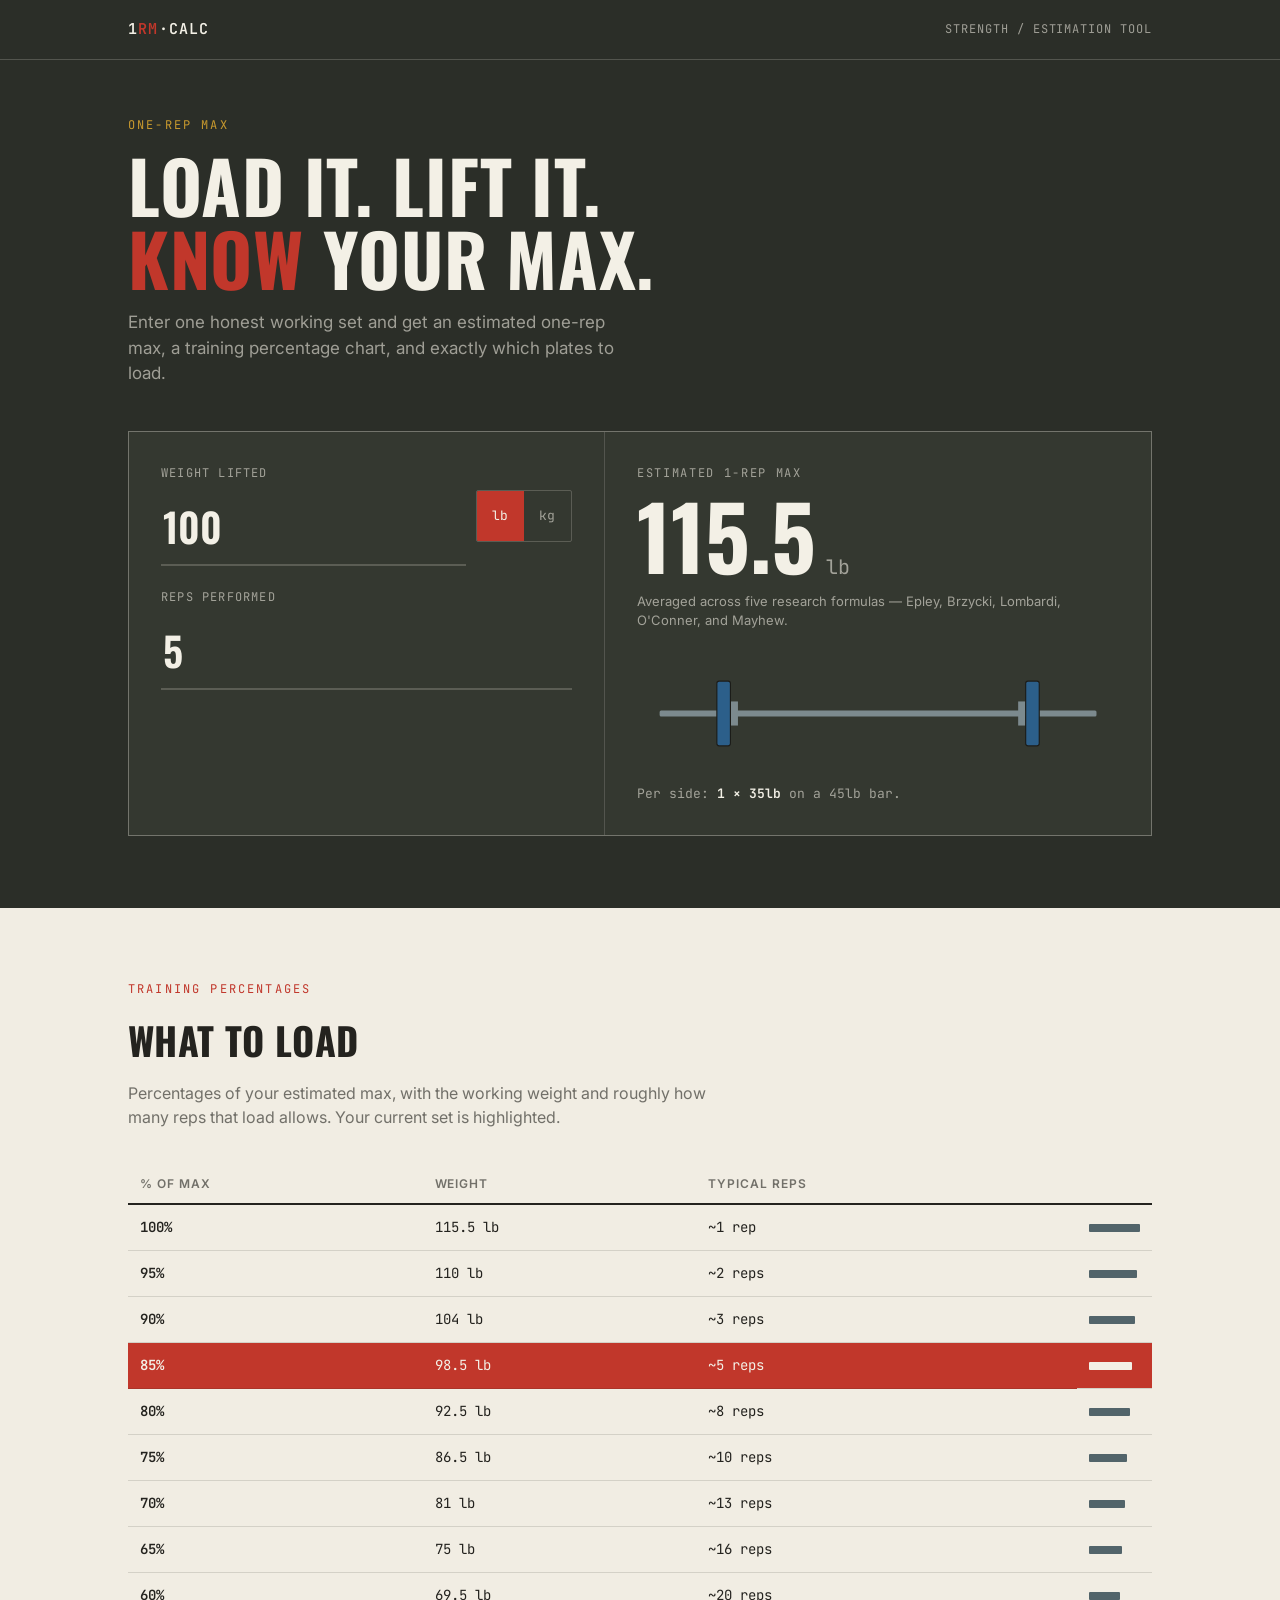
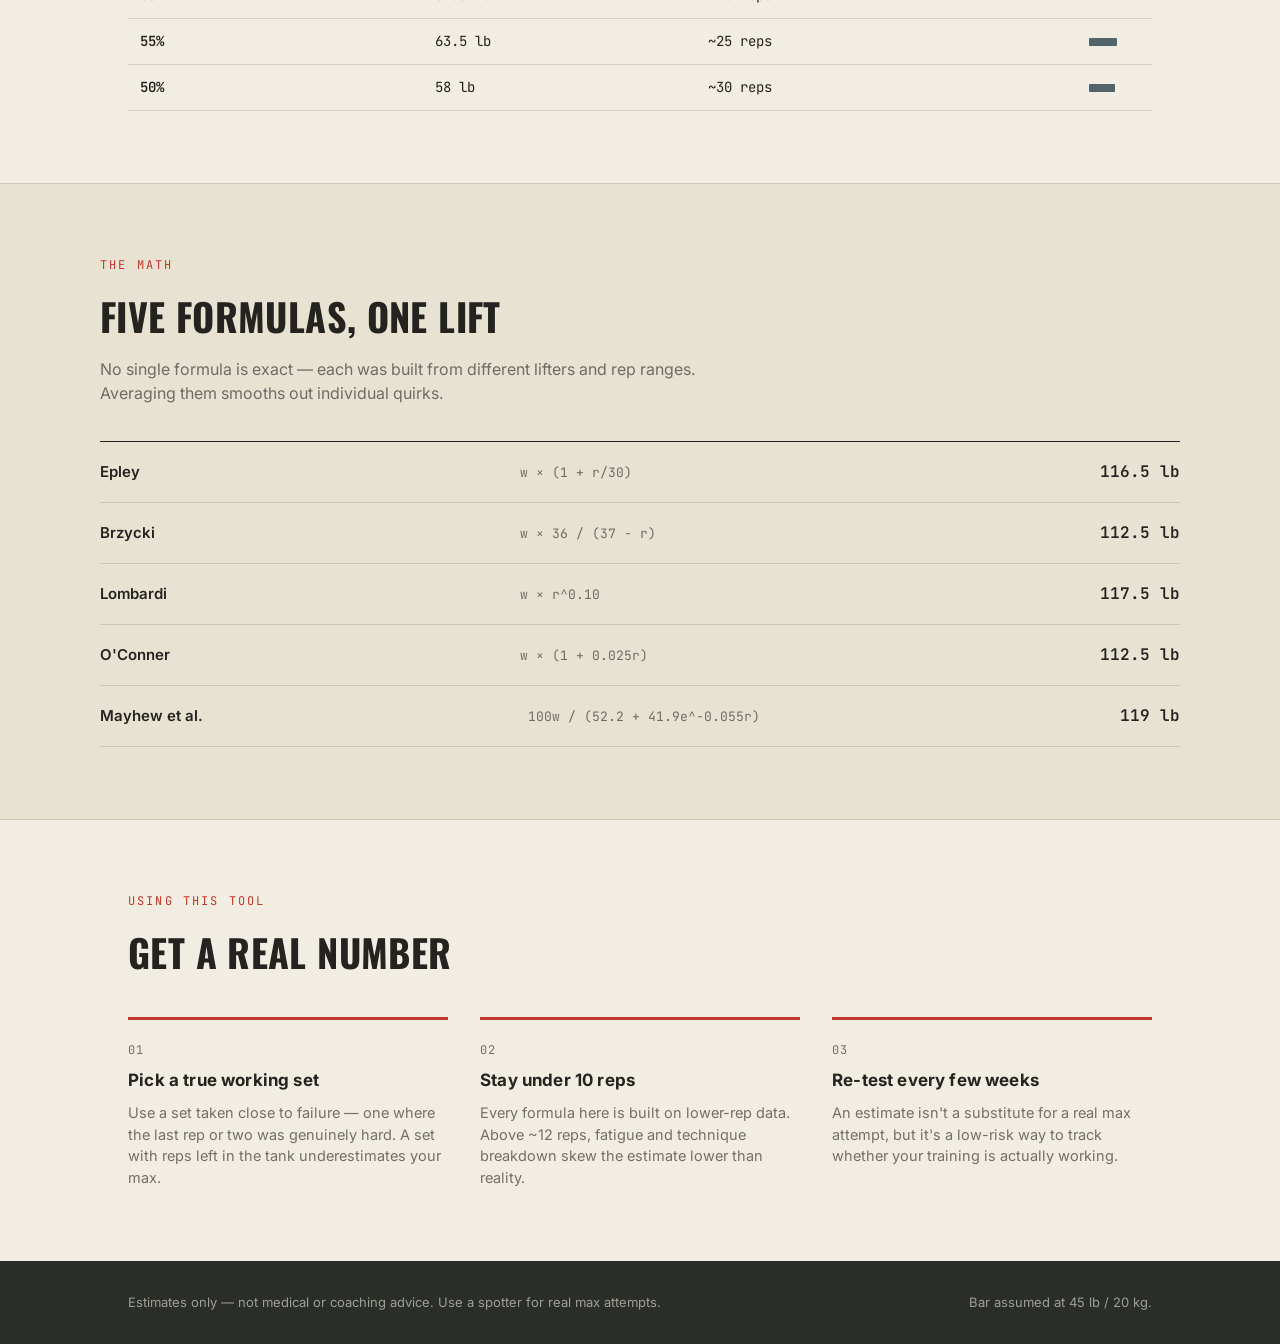
<file: index.html>
<!DOCTYPE html>
<html lang="en">
<head>
<meta charset="UTF-8">
<meta name="viewport" content="width=device-width, initial-scale=1.0">
<meta name="google-site-verification" content="WeAR4c4SPAVcSYXWOXXKKTpcC123NWuZND2gngiqcXw" />
<title>1 Rep Max Calculator — Know Your Max</title>
<meta name="description" content="Estimate your one-rep max from any working set. See training percentages and a real plate-loading breakdown for your lift.">
<meta name="keywords" content="1 rep max calculator, one rep max, 1RM calculator, strength training calculator, powerlifting calculator">
<link rel="canonical" href="https://mohsin4567.github.io/1repmaxcalculator/">
<link rel="preconnect" href="https://fonts.googleapis.com">
<link rel="preconnect" href="https://fonts.gstatic.com" crossorigin>
<link href="https://fonts.googleapis.com/css2?family=Oswald:wght@500;600;700&family=Inter:wght@400;500;600&family=JetBrains+Mono:wght@400;500;600&display=swap" rel="stylesheet">
<style>
  :root{
    --paper:#F1EDE3;
    --paper-deep:#E8E2D2;
    --ink:#24231F;
    --ink-soft:rgba(36,35,31,0.62);
    --board:#2B2E28;
    --board-panel:#343830;
    --chalk:#F3F0E6;
    --chalk-soft:rgba(243,240,230,0.58);
    --iron:#C1372B;
    --iron-dim:#9C2C22;
    --steel:#52646A;
    --brass:#C99A2E;
    --line:rgba(36,35,31,0.14);
    --chalkline:rgba(243,240,230,0.20);
    --radius:2px;
    --display:'Oswald',"Arial Narrow",sans-serif;
    --body:'Inter',system-ui,sans-serif;
    --mono:'JetBrains Mono',"SFMono-Regular",monospace;
  }

  *{box-sizing:border-box;}
  html{scroll-behavior:smooth;}
  body{
    margin:0;
    background:var(--paper);
    color:var(--ink);
    font-family:var(--body);
    line-height:1.5;
    -webkit-font-smoothing:antialiased;
  }
  h1,h2,h3{font-family:var(--display);margin:0;text-transform:uppercase;letter-spacing:0.01em;}
  p{margin:0;}
  .wrap{max-width:1080px;margin:0 auto;padding:0 28px;}

  a{color:inherit;}
  :focus-visible{outline:3px solid var(--brass);outline-offset:2px;}

  /* ---------- header ---------- */
  .site-header{background:var(--board);color:var(--chalk);border-bottom:1px solid var(--chalkline);}
  .site-header .wrap{display:flex;align-items:center;justify-content:space-between;padding:18px 28px;}
  .mark{font-family:var(--mono);font-weight:600;font-size:15px;letter-spacing:0.08em;}
  .mark span{color:var(--iron);}
  .tagline{font-family:var(--mono);font-size:12px;letter-spacing:0.08em;color:var(--chalk-soft);text-transform:uppercase;}

  /* ---------- hero / chalkboard ---------- */
  .hero{background:var(--board);color:var(--chalk);padding:56px 0 72px;}
  .eyebrow{font-family:var(--mono);font-size:12px;letter-spacing:0.18em;text-transform:uppercase;color:var(--brass);margin-bottom:14px;display:block;}
  .hero h1{font-size:clamp(40px,7vw,72px);line-height:1.02;font-weight:700;max-width:14ch;}
  .hero h1 em{font-style:normal;color:var(--iron);}
  .hero-sub{margin-top:16px;color:var(--chalk-soft);font-size:17px;max-width:46ch;}

  .calc{margin-top:44px;display:grid;grid-template-columns:1fr 1.15fr;gap:1px;background:var(--chalkline);border:1px solid var(--chalkline);}
  .calc > div{background:var(--board-panel);padding:32px;}

  .field-label{font-family:var(--mono);font-size:12px;letter-spacing:0.1em;text-transform:uppercase;color:var(--chalk-soft);display:block;margin-bottom:8px;}
  .field{margin-bottom:22px;}
  .weight-row{display:flex;gap:10px;}
  .num-input{
    width:100%;
    background:transparent;
    border:none;
    border-bottom:2px solid var(--chalkline);
    color:var(--chalk);
    font-family:var(--display);
    font-size:40px;
    font-weight:600;
    padding:6px 2px 8px;
    transition:border-color .15s ease;
  }
  .num-input:focus{border-bottom-color:var(--iron);outline:none;}
  .num-input::-webkit-outer-spin-button,.num-input::-webkit-inner-spin-button{-webkit-appearance:none;margin:0;}

  .unit-toggle{display:flex;border:1px solid var(--chalkline);border-radius:var(--radius);overflow:hidden;height:52px;flex:0 0 96px;}
  .unit-toggle button{
    flex:1;background:transparent;color:var(--chalk-soft);border:none;
    font-family:var(--mono);font-size:13px;letter-spacing:0.05em;cursor:pointer;
  }
  .unit-toggle button.active{background:var(--iron);color:var(--chalk);}
  .unit-toggle button:not(.active):hover{background:rgba(243,240,230,0.08);}

  .reps-note{font-size:13px;color:var(--brass);margin-top:10px;display:none;}
  .reps-note.show{display:block;}

  .result-stage{display:flex;flex-direction:column;align-items:flex-start;}
  .result-eyebrow{font-family:var(--mono);font-size:12px;letter-spacing:0.14em;text-transform:uppercase;color:var(--chalk-soft);}
  .result-figure{display:flex;align-items:baseline;gap:10px;margin-top:8px;}
  .result-number{font-family:var(--display);font-weight:700;font-size:clamp(56px,9vw,88px);color:var(--chalk);line-height:1;}
  .result-unit{font-family:var(--mono);font-size:20px;color:var(--chalk-soft);}
  .result-caption{font-size:13px;color:var(--chalk-soft);margin-top:10px;}

  .barbell{width:100%;margin-top:26px;}
  .plate-text{font-family:var(--mono);font-size:13px;color:var(--chalk-soft);margin-top:14px;}
  .plate-text strong{color:var(--chalk);font-weight:600;}

  /* ---------- percentage section ---------- */
  .section{padding:72px 0;}
  .section-head{margin-bottom:36px;max-width:60ch;}
  .section-head .eyebrow{color:var(--iron);}
  .section-head h2{font-size:clamp(28px,4vw,38px);color:var(--ink);}
  .section-head p{margin-top:12px;color:var(--ink-soft);font-size:16px;}

  .pct-table{width:100%;border-collapse:collapse;font-family:var(--mono);font-size:14px;}
  .pct-table th{
    text-align:left;font-family:var(--body);font-weight:600;font-size:12px;letter-spacing:0.08em;
    text-transform:uppercase;color:var(--ink-soft);padding:10px 12px;border-bottom:2px solid var(--ink);
  }
  .pct-table td{padding:12px 12px;border-bottom:1px solid var(--line);}
  .pct-table tr.match td{background:var(--iron);color:var(--chalk);}
  .pct-bar-cell{position:relative;}
  .pct-bar{height:8px;background:var(--steel);border-radius:1px;}
  .pct-table tr.match .pct-bar{background:var(--chalk);}
  .pct-value{font-weight:600;}

  /* ---------- formulas / spec sheet ---------- */
  .spec-section{background:var(--paper-deep);border-top:1px solid var(--line);border-bottom:1px solid var(--line);}
  .spec-list{border-top:1px solid var(--ink);}
  .spec-row{
    display:grid;grid-template-columns:1fr 1.4fr auto;gap:20px;align-items:baseline;
    padding:18px 0;border-bottom:1px solid var(--line);
  }
  .spec-name{font-family:var(--body);font-weight:600;font-size:15px;}
  .spec-formula{font-family:var(--mono);font-size:13px;color:var(--ink-soft);}
  .spec-value{font-family:var(--mono);font-size:16px;font-weight:600;text-align:right;}

  /* ---------- tips ---------- */
  .tips-grid{display:grid;grid-template-columns:repeat(3,1fr);gap:32px;}
  .tip{border-top:3px solid var(--iron);padding-top:16px;}
  .tip-num{font-family:var(--mono);font-size:12px;color:var(--ink-soft);letter-spacing:0.1em;}
  .tip h3{font-size:17px;font-family:var(--body);text-transform:none;margin-top:8px;}
  .tip p{margin-top:8px;color:var(--ink-soft);font-size:14.5px;}

  /* ---------- footer ---------- */
  .site-footer{background:var(--board);color:var(--chalk-soft);padding:32px 0;font-size:13px;}
  .site-footer .wrap{display:flex;justify-content:space-between;gap:24px;flex-wrap:wrap;}

  @media (max-width:760px){
    .calc{grid-template-columns:1fr;}
    .tips-grid{grid-template-columns:1fr;}
    .spec-row{grid-template-columns:1fr;gap:4px;}
    .spec-value{text-align:left;}
    .site-header .wrap{flex-direction:column;align-items:flex-start;gap:6px;}
  }

  @media (prefers-reduced-motion:reduce){
    html{scroll-behavior:auto;}
    *{transition:none !important;}
  }
</style>
</head>
<body>

<header class="site-header">
  <div class="wrap">
    <div class="mark">1<span>RM</span>·CALC</div>
    <div class="tagline">Strength / Estimation Tool</div>
  </div>
</header>

<section class="hero">
  <div class="wrap">
    <span class="eyebrow">One-Rep Max</span>
    <h1>Load it. Lift it.<br><em>Know</em> your max.</h1>
    <p class="hero-sub">Enter one honest working set and get an estimated one-rep max, a training percentage chart, and exactly which plates to load.</p>

    <div class="calc">
      <div>
        <div class="field">
          <label class="field-label" for="weightInput">Weight lifted</label>
          <div class="weight-row">
            <input id="weightInput" class="num-input" type="number" inputmode="decimal" min="0" step="0.5" value="100" aria-describedby="unitHelp">
            <div class="unit-toggle" role="group" aria-label="Unit">
              <button type="button" id="unitLb" class="active" aria-pressed="true">lb</button>
              <button type="button" id="unitKg" aria-pressed="false">kg</button>
            </div>
          </div>
        </div>
        <div class="field">
          <label class="field-label" for="repsInput">Reps performed</label>
          <input id="repsInput" class="num-input" type="number" inputmode="numeric" min="1" max="20" step="1" value="5">
          <p class="reps-note" id="repsNote">Estimates get less reliable past ~12 reps. For the most accurate number, test with a set of 1–10.</p>
        </div>
      </div>

      <div class="result-stage">
        <span class="result-eyebrow">Estimated 1-Rep Max</span>
        <div class="result-figure">
          <span class="result-number" id="resultNumber" aria-live="polite">116</span>
          <span class="result-unit" id="resultUnit">lb</span>
        </div>
        <p class="result-caption">Averaged across five research formulas — Epley, Brzycki, Lombardi, O'Conner, and Mayhew.</p>

        <svg class="barbell" id="barbellSvg" viewBox="0 0 640 150" aria-hidden="true"></svg>
        <p class="plate-text" id="plateText"></p>
      </div>
    </div>
  </div>
</section>

<section class="section">
  <div class="wrap">
    <div class="section-head">
      <span class="eyebrow">Training Percentages</span>
      <h2>What to load</h2>
      <p>Percentages of your estimated max, with the working weight and roughly how many reps that load allows. Your current set is highlighted.</p>
    </div>

    <table class="pct-table">
      <thead>
        <tr>
          <th>% of max</th>
          <th>Weight</th>
          <th>Typical reps</th>
          <th></th>
        </tr>
      </thead>
      <tbody id="pctBody"></tbody>
    </table>
  </div>
</section>

<section class="spec-section">
  <div class="section wrap">
    <div class="section-head">
      <span class="eyebrow">The Math</span>
      <h2>Five formulas, one lift</h2>
      <p>No single formula is exact — each was built from different lifters and rep ranges. Averaging them smooths out individual quirks.</p>
    </div>

    <div class="spec-list" id="specList"></div>
  </div>
</section>

<section class="section">
  <div class="wrap">
    <div class="section-head">
      <span class="eyebrow">Using This Tool</span>
      <h2>Get a real number</h2>
    </div>
    <div class="tips-grid">
      <div class="tip">
        <span class="tip-num">01</span>
        <h3>Pick a true working set</h3>
        <p>Use a set taken close to failure — one where the last rep or two was genuinely hard. A set with reps left in the tank underestimates your max.</p>
      </div>
      <div class="tip">
        <span class="tip-num">02</span>
        <h3>Stay under 10 reps</h3>
        <p>Every formula here is built on lower-rep data. Above ~12 reps, fatigue and technique breakdown skew the estimate lower than reality.</p>
      </div>
      <div class="tip">
        <span class="tip-num">03</span>
        <h3>Re-test every few weeks</h3>
        <p>An estimate isn't a substitute for a real max attempt, but it's a low-risk way to track whether your training is actually working.</p>
      </div>
    </div>
  </div>
</section>

<footer class="site-footer">
  <div class="wrap">
    <span>Estimates only — not medical or coaching advice. Use a spotter for real max attempts.</span>
    <span>Bar assumed at 45 lb / 20 kg.</span>
  </div>
</footer>

<script>
(function(){
  const weightInput = document.getElementById('weightInput');
  const repsInput = document.getElementById('repsInput');
  const unitLb = document.getElementById('unitLb');
  const unitKg = document.getElementById('unitKg');
  const resultNumber = document.getElementById('resultNumber');
  const resultUnit = document.getElementById('resultUnit');
  const repsNote = document.getElementById('repsNote');
  const pctBody = document.getElementById('pctBody');
  const specList = document.getElementById('specList');
  const plateText = document.getElementById('plateText');
  const barbellSvg = document.getElementById('barbellSvg');

  let unit = 'lb';

  const PLATE_DEFS = {
    lb: { bar: 45, denoms: [45, 35, 25, 10, 5, 2.5] },
    kg: { bar: 20, denoms: [25, 20, 15, 10, 5, 2.5, 1.25] }
  };

  const PLATE_STYLE = {
    45:{h:100,w:20,color:'#C1372B'}, 25:{h:100,w:20,color:'#C1372B'},
    35:{h:86,w:18,color:'#2C5F8A'}, 20:{h:86,w:18,color:'#2C5F8A'},
    15:{h:74,w:16,color:'#C99A2E'},
    10:{h:62,w:15,color:'#3C7A4A'},
    5:{h:48,w:13,color:'#EDE7D6'},
    2.5:{h:36,w:10,color:'#2B2E28'},
    1.25:{h:28,w:8,color:'#9AA5A9'}
  };

  function computeOneRM(weight, reps){
    const r = reps;
    const epley = weight * (1 + r/30);
    const brzycki = r < 37 ? weight * (36/(37-r)) : NaN;
    const lombardi = weight * Math.pow(r, 0.10);
    const oconner = weight * (1 + 0.025*r);
    const mayhew = (100*weight) / (52.2 + 41.9*Math.exp(-0.055*r));
    const list = [
      {name:'Epley', formula:'w × (1 + r/30)', value:epley},
      {name:'Brzycki', formula:'w × 36 / (37 − r)', value:brzycki},
      {name:'Lombardi', formula:'w × r^0.10', value:lombardi},
      {name:"O'Conner", formula:'w × (1 + 0.025r)', value:oconner},
      {name:'Mayhew et al.', formula:'100w / (52.2 + 41.9e^−0.055r)', value:mayhew}
    ].filter(f => !isNaN(f.value) && isFinite(f.value));
    const average = list.reduce((a,f)=>a+f.value,0) / list.length;
    return {list, average};
  }

  function repsForPct(pctFraction){
    const r = 30 * (1/pctFraction - 1);
    return Math.max(1, Math.round(r));
  }

  function platesPerSide(total, bar, denoms){
    let perSide = (total - bar) / 2;
    if (perSide <= 0) return [];
    const result = [];
    for (const d of denoms){
      while (perSide >= d - 0.05 && result.length < 8){
        result.push(d);
        perSide -= d;
      }
    }
    return result;
  }

  function fmt(n){
    return Math.round(n * 2) / 2 % 1 === 0 ? Math.round(n) : (Math.round(n*2)/2).toFixed(1);
  }

  function renderBarbell(plates){
    const w = 640, h = 150, midY = 75;
    const collarL = 130, collarR = 510;
    let svg = `<rect x="30" y="${midY-4}" width="${w-60}" height="8" rx="2" fill="#7C8A8E"/>`;
    svg += `<rect x="${collarL-6}" y="${midY-16}" width="10" height="32" fill="#7C8A8E"/>`;
    svg += `<rect x="${collarR-4}" y="${midY-16}" width="10" height="32" fill="#7C8A8E"/>`;

    let xL = collarL - 6;
    let xR = collarR + 6;
    plates.forEach(d => {
      const s = PLATE_STYLE[d] || {h:40,w:10,color:'#888'};
      xL -= s.w;
      svg += `<rect x="${xL}" y="${midY - s.h/2}" width="${s.w}" height="${s.h}" rx="3" fill="${s.color}" stroke="#1c1c18" stroke-width="1.5"/>`;
      xR += 0;
      svg += `<rect x="${xR}" y="${midY - s.h/2}" width="${s.w}" height="${s.h}" rx="3" fill="${s.color}" stroke="#1c1c18" stroke-width="1.5"/>`;
      xR += s.w;
    });

    barbellSvg.innerHTML = svg;
  }

  function plateSummary(plates, unitLabel){
    if (plates.length === 0) return `Bar only (${PLATE_DEFS[unit].bar} ${unitLabel}) — no plates needed.`;
    const counts = {};
    plates.forEach(d => counts[d] = (counts[d]||0) + 1);
    const parts = Object.keys(counts).sort((a,b)=>b-a).map(d => `${counts[d]} × ${d}${unitLabel}`);
    return `Per side: <strong>${parts.join(' + ')}</strong> on a ${PLATE_DEFS[unit].bar}${unitLabel} bar.`;
  }

  function render(){
    const weight = parseFloat(weightInput.value) || 0;
    const reps = Math.min(20, Math.max(1, parseInt(repsInput.value) || 1));
    repsInput.value = reps;
    repsNote.classList.toggle('show', reps > 12);

    const {list, average} = computeOneRM(weight, reps);

    resultNumber.textContent = weight > 0 ? fmt(average) : '—';
    resultUnit.textContent = unit;

    const def = PLATE_DEFS[unit];
    const rounded = Math.round(average / (unit === 'lb' ? 2.5 : 1.25)) * (unit === 'lb' ? 2.5 : 1.25);
    const plates = weight > 0 ? platesPerSide(rounded, def.bar, def.denoms) : [];
    renderBarbell(plates);
    plateText.innerHTML = weight > 0 ? plateSummary(plates, unit) : 'Enter a weight to see the load.';

    specList.innerHTML = list.map(f => `
      <div class="spec-row">
        <div class="spec-name">${f.name}</div>
        <div class="spec-formula">${f.formula}</div>
        <div class="spec-value">${weight > 0 ? fmt(f.value) + ' ' + unit : '—'}</div>
      </div>
    `).join('');

    const pcts = [100,95,90,85,80,75,70,65,60,55,50];
    pctBody.innerHTML = pcts.map(p => {
      const w = weight > 0 ? fmt(average * p/100) : null;
      const r = repsForPct(p/100);
      const isMatch = weight > 0 && r === reps;
      return `
        <tr class="${isMatch ? 'match' : ''}">
          <td class="pct-value">${p}%</td>
          <td>${w !== null ? w + ' ' + unit : '—'}</td>
          <td>~${r} rep${r === 1 ? '' : 's'}</td>
          <td class="pct-bar-cell"><div class="pct-bar" style="width:${p}%"></div></td>
        </tr>
      `;
    }).join('');
  }

  unitLb.addEventListener('click', () => {
    if (unit === 'lb') return;
    weightInput.value = Math.round(parseFloat(weightInput.value || 0) * 2.20462);
    unit = 'lb';
    unitLb.classList.add('active'); unitLb.setAttribute('aria-pressed','true');
    unitKg.classList.remove('active'); unitKg.setAttribute('aria-pressed','false');
    render();
  });
  unitKg.addEventListener('click', () => {
    if (unit === 'kg') return;
    weightInput.value = Math.round(parseFloat(weightInput.value || 0) / 2.20462);
    unit = 'kg';
    unitKg.classList.add('active'); unitKg.setAttribute('aria-pressed','true');
    unitLb.classList.remove('active'); unitLb.setAttribute('aria-pressed','false');
    render();
  });

  weightInput.addEventListener('input', render);
  repsInput.addEventListener('input', render);

  render();
})();
</script>

</body>
</html>
</file>
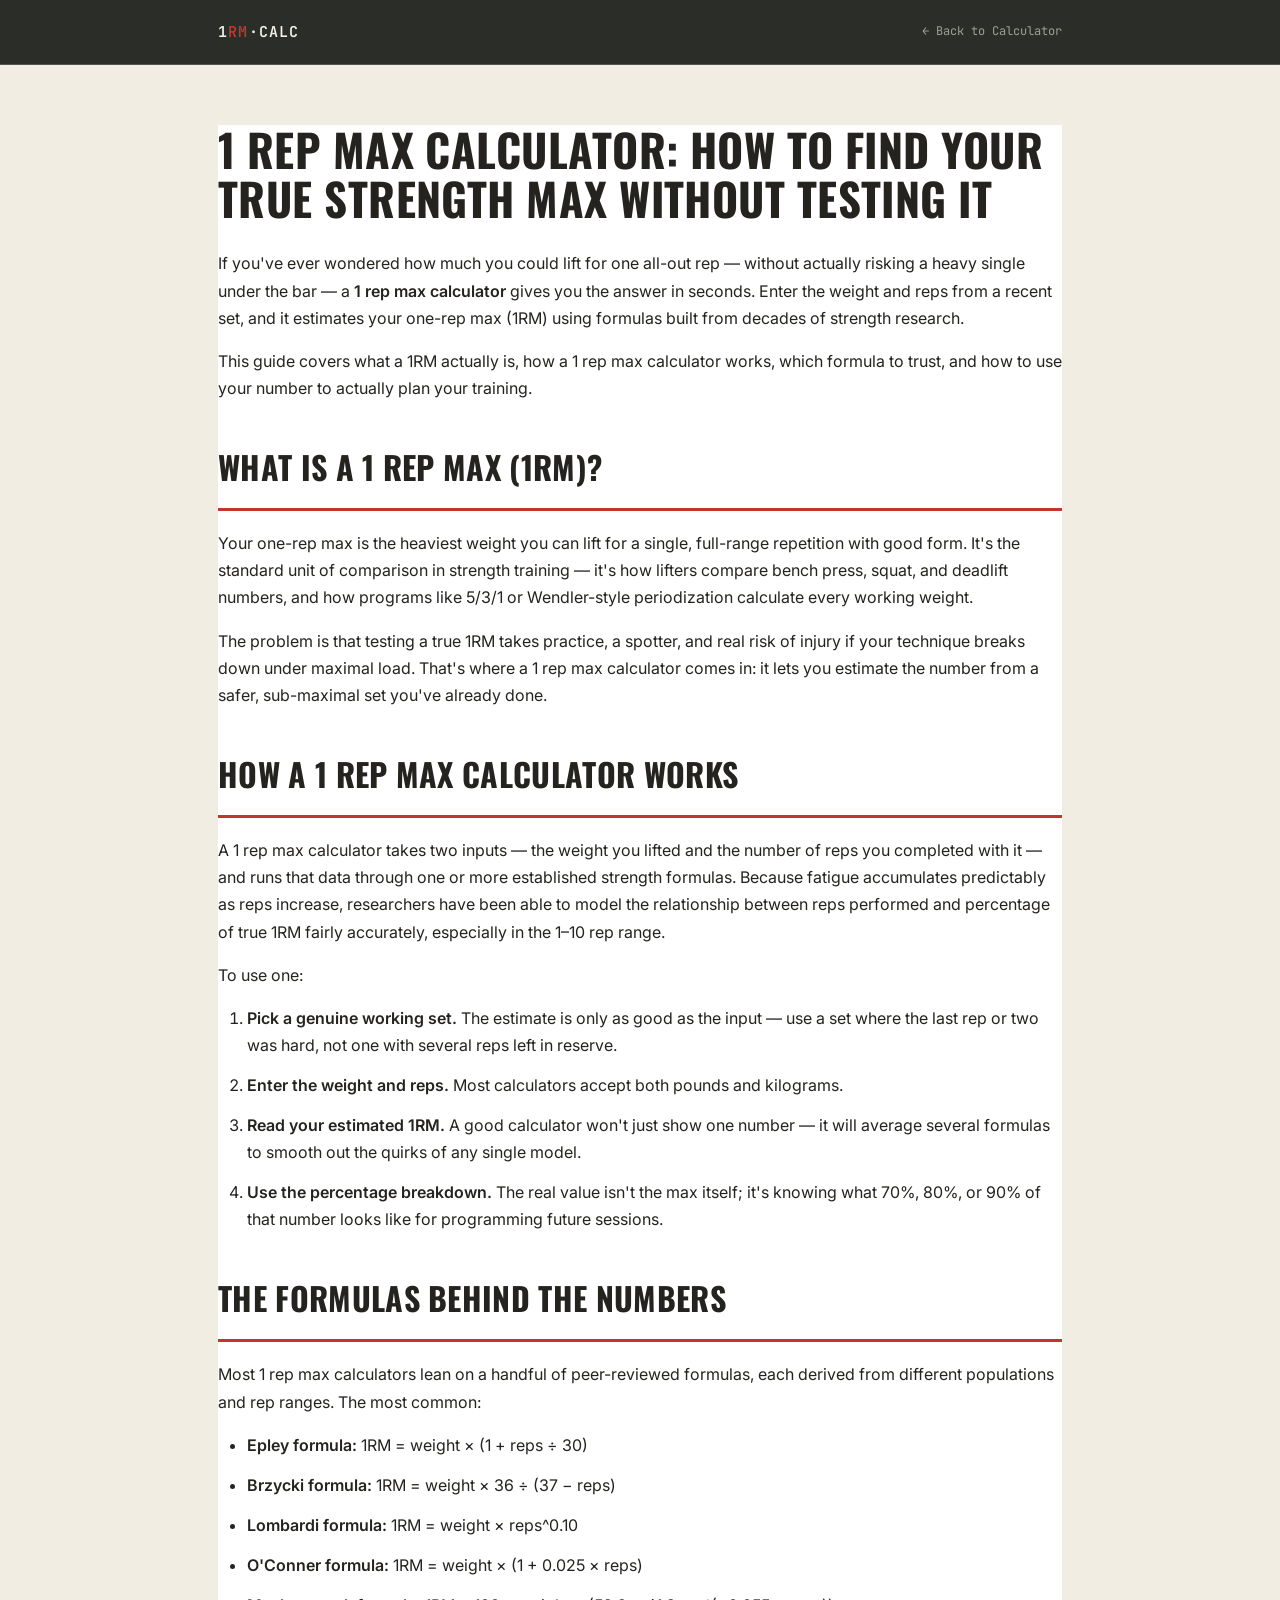
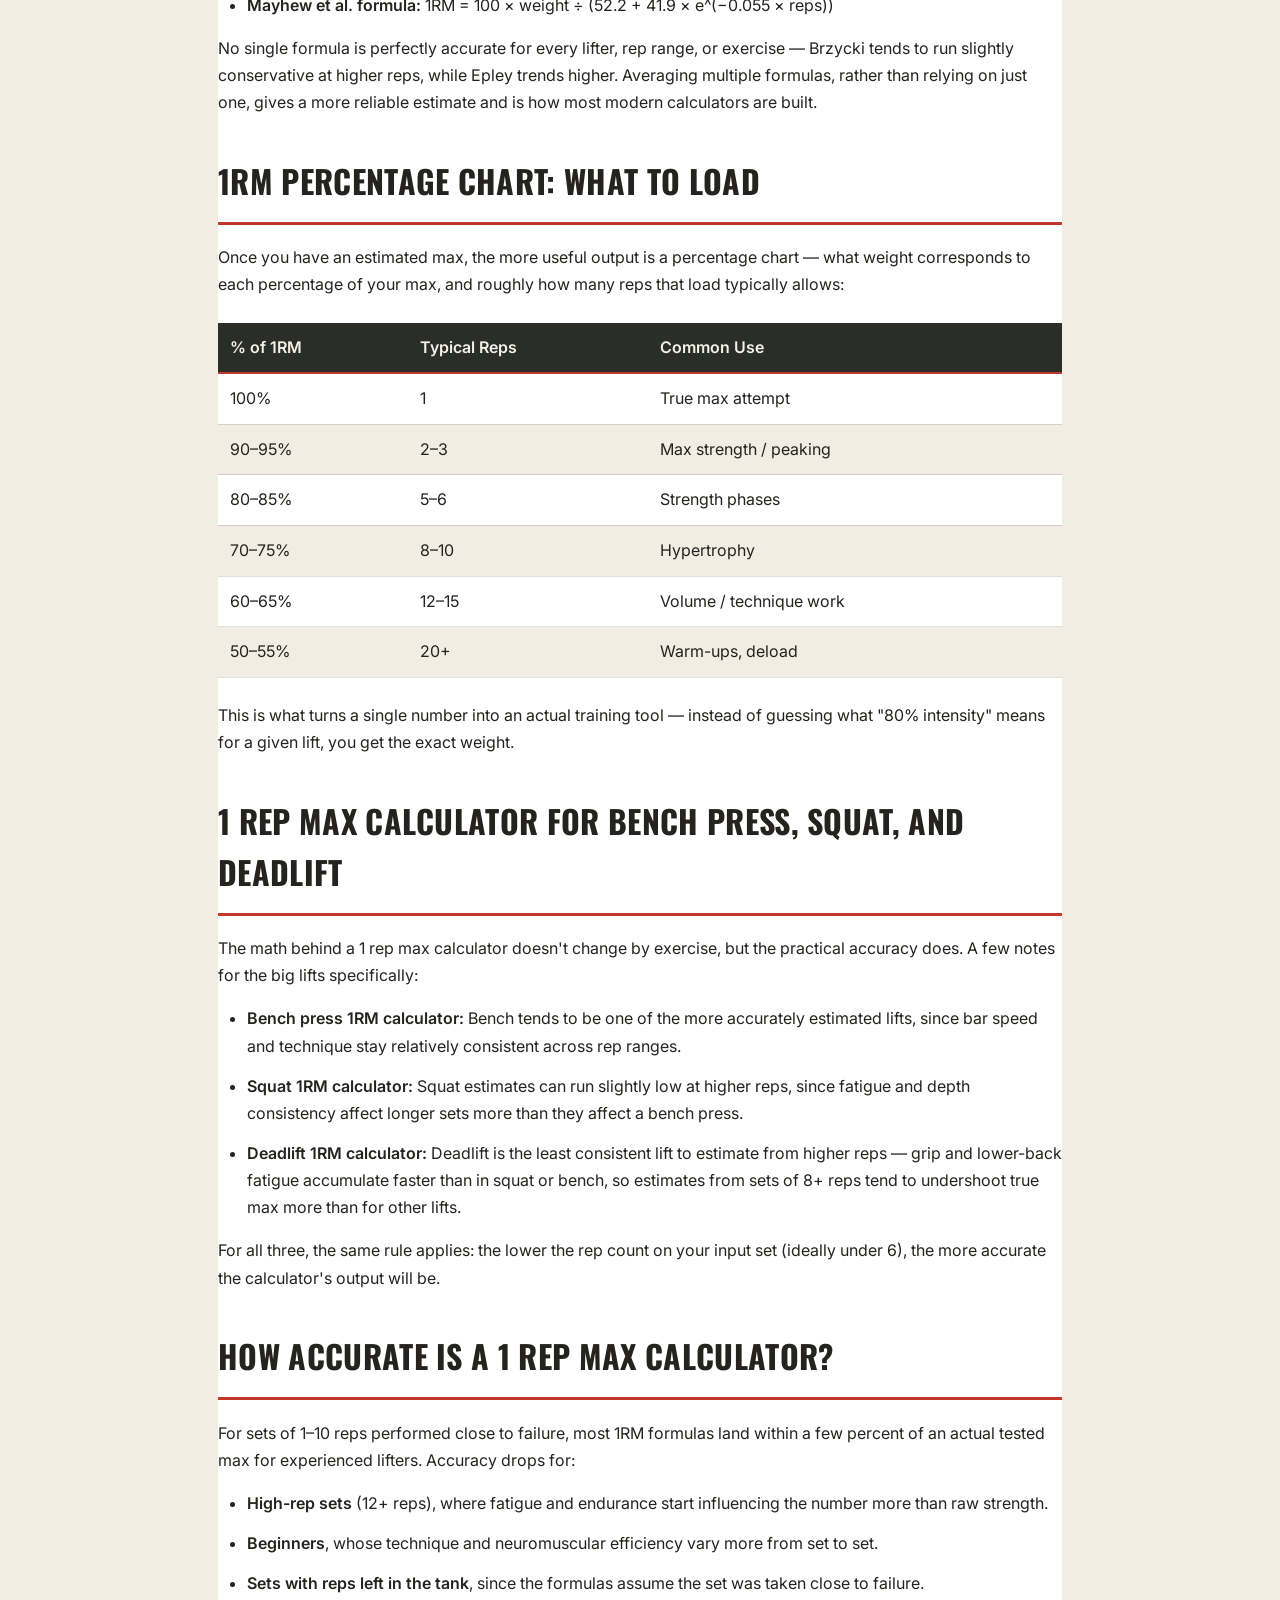
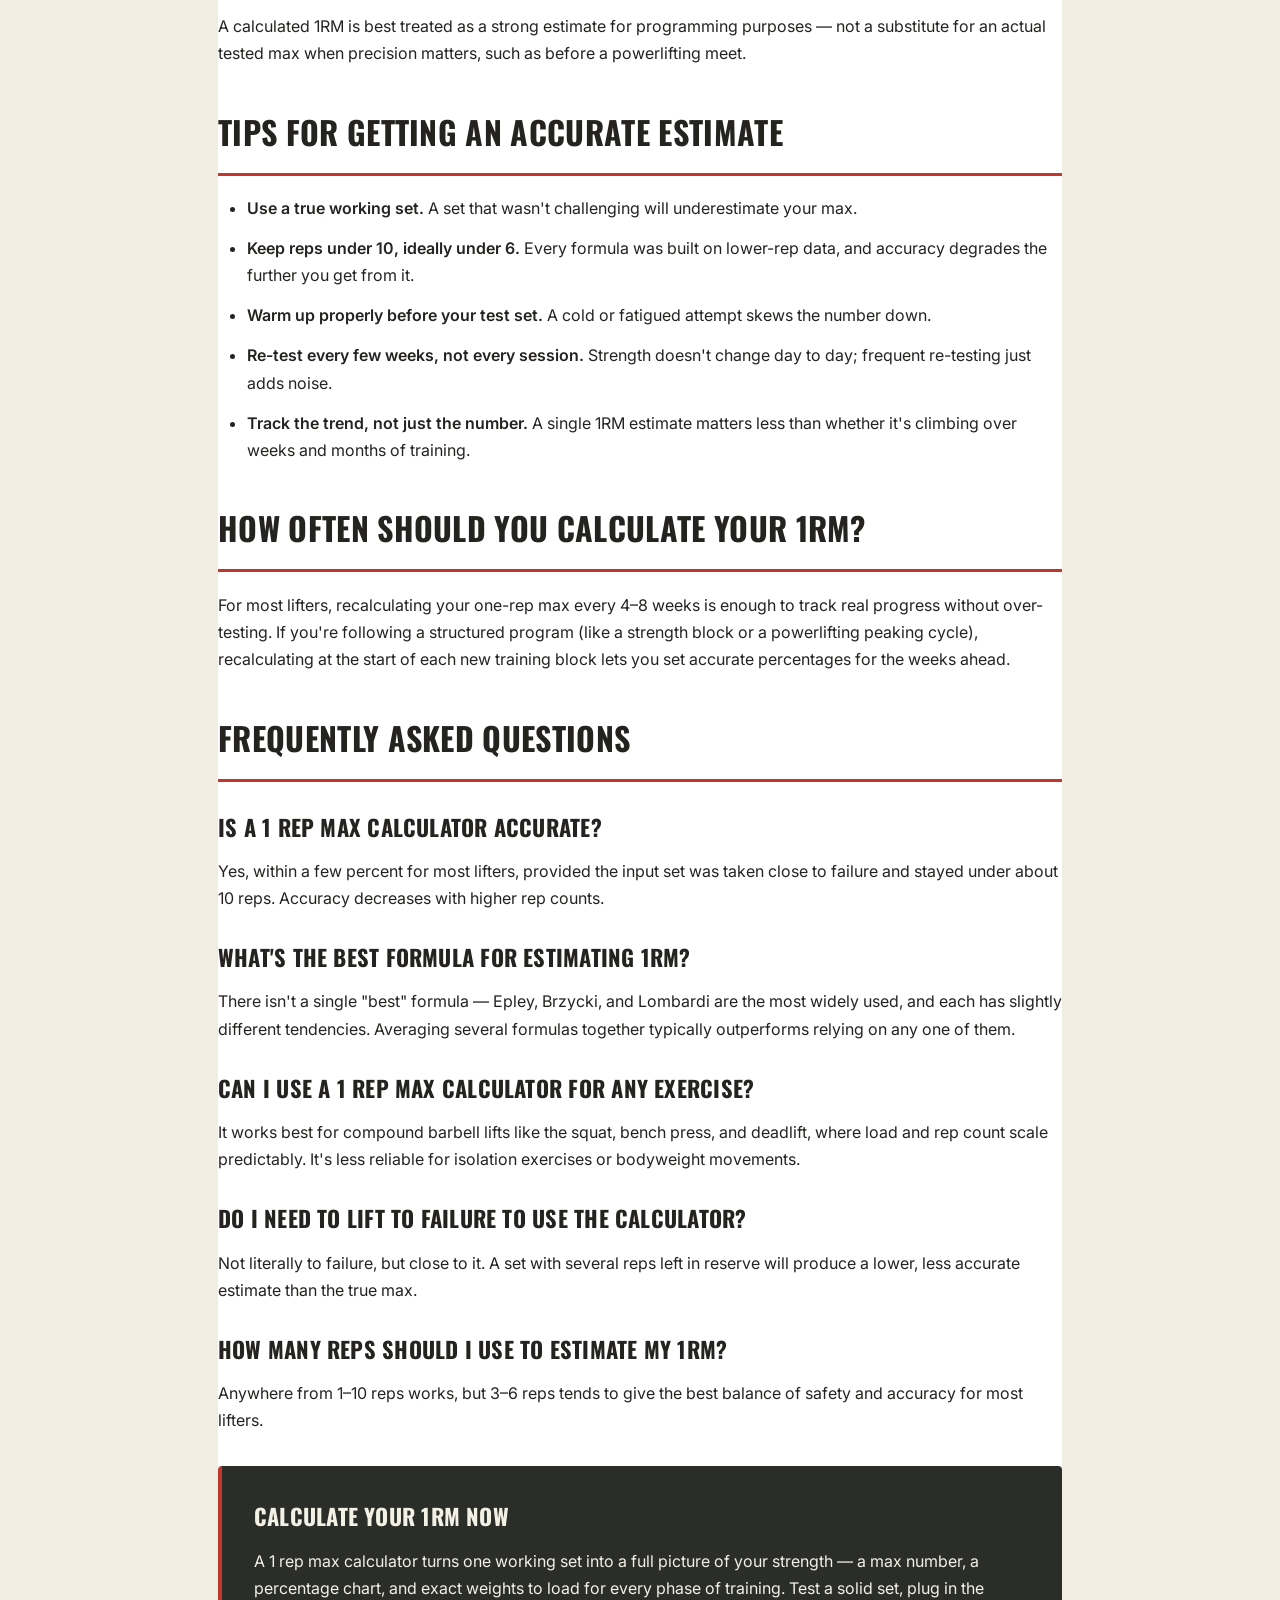
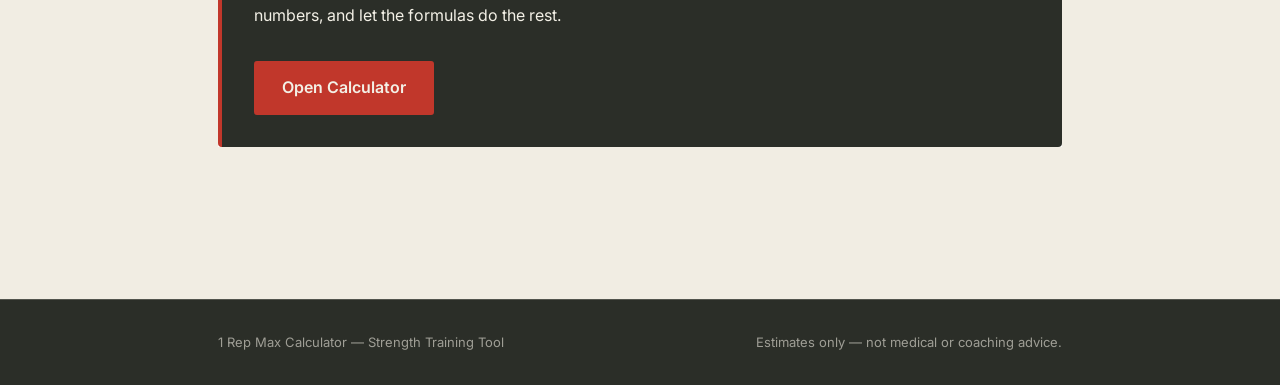
<file: guide.html>
<!DOCTYPE html>
<html lang="en">
<head>
<meta charset="UTF-8">
<meta name="viewport" content="width=device-width, initial-scale=1.0">
<meta name="google-site-verification" content="WeAR4c4SPAVcSYXWOXXKKTpcC123NWuZND2gngiqcXw" />
<title>1 Rep Max Calculator Guide - How to Find Your True Strength Max</title>
<meta name="description" content="Complete guide to 1 rep max calculators. Learn how they work, which formulas are accurate, and how to use your 1RM for training programming.">
<meta name="keywords" content="1 rep max calculator, 1RM guide, strength training, bench press 1RM, squat 1RM, deadlift 1RM">
<link rel="canonical" href="https://mohsin4567.github.io/1repmaxcalculator/guide.html">
<link rel="preconnect" href="https://fonts.googleapis.com">
<link rel="preconnect" href="https://fonts.gstatic.com" crossorigin>
<link href="https://fonts.googleapis.com/css2?family=Oswald:wght@500;600;700&family=Inter:wght@400;500;600&family=JetBrains+Mono:wght@400;500;600&display=swap" rel="stylesheet">
<style>
  :root{
    --paper:#F1EDE3;
    --paper-deep:#E8E2D2;
    --ink:#24231F;
    --ink-soft:rgba(36,35,31,0.62);
    --board:#2B2E28;
    --board-panel:#343830;
    --chalk:#F3F0E6;
    --chalk-soft:rgba(243,240,230,0.58);
    --iron:#C1372B;
    --iron-dim:#9C2C22;
    --steel:#52646A;
    --brass:#C99A2E;
    --line:rgba(36,35,31,0.14);
    --chalkline:rgba(243,240,230,0.20);
    --radius:2px;
    --display:'Oswald',"Arial Narrow",sans-serif;
    --body:'Inter',system-ui,sans-serif;
    --mono:'JetBrains Mono',"SFMono-Regular",monospace;
  }

  *{box-sizing:border-box;}
  html{scroll-behavior:smooth;}
  body{
    margin:0;
    background:var(--paper);
    color:var(--ink);
    font-family:var(--body);
    line-height:1.6;
    -webkit-font-smoothing:antialiased;
  }
  h1,h2,h3,h4{font-family:var(--display);margin:1.2em 0 0.6em;text-transform:uppercase;letter-spacing:0.01em;}
  h1{font-size:2.8rem;line-height:1.1;}
  h2{font-size:2rem;border-bottom:3px solid var(--iron);padding-bottom:0.5em;}
  h3{font-size:1.4rem;}
  h4{font-size:1.1rem;}
  p{margin:0 0 1em 0;line-height:1.7;}
  li{margin-bottom:0.8em;line-height:1.7;}
  
  .wrap{max-width:900px;margin:0 auto;padding:0 28px;}

  a{color:var(--iron);text-decoration:none;}
  a:hover{text-decoration:underline;}
  :focus-visible{outline:3px solid var(--brass);outline-offset:2px;}

  /* ---------- header ---------- */
  .site-header{background:var(--board);color:var(--chalk);border-bottom:1px solid var(--chalkline);padding:20px 0;}
  .site-header .wrap{display:flex;align-items:center;justify-content:space-between;}
  .mark{font-family:var(--mono);font-weight:600;font-size:15px;letter-spacing:0.08em;}
  .mark span{color:var(--iron);}
  .nav-back{font-family:var(--mono);font-size:12px;color:var(--chalk-soft);text-decoration:none;}
  .nav-back:hover{color:var(--chalk);}

  /* ---------- main content ---------- */
  main{padding:60px 0;}
  article{background:white;padding:0;}
  
  article > h1{margin-top:0;}
  
  table{width:100%;border-collapse:collapse;margin:1.5em 0;background:white;}
  table th{
    background:var(--board);
    color:var(--chalk);
    padding:12px;
    text-align:left;
    font-weight:600;
    border-bottom:2px solid var(--iron);
  }
  table td{
    padding:12px;
    border-bottom:1px solid var(--line);
  }
  table tr:nth-child(even){background:var(--paper);}
  table tr:hover{background:var(--paper-deep);}

  /* ---------- code / formulas ---------- */
  code{
    background:var(--paper-deep);
    padding:2px 6px;
    border-radius:3px;
    font-family:var(--mono);
    color:var(--iron);
  }

  /* ---------- lists ---------- */
  ol, ul{
    margin:1em 0;
    padding-left:1.8em;
  }
  
  strong{color:var(--ink);font-weight:600;}

  /* ---------- call to action ---------- */
  .cta-box{
    background:var(--board);
    color:var(--chalk);
    padding:2em;
    border-radius:4px;
    margin:2em 0;
    border-left:4px solid var(--iron);
  }
  .cta-box h3{color:var(--chalk);margin-top:0;}
  .cta-button{
    display:inline-block;
    background:var(--iron);
    color:var(--chalk);
    padding:14px 28px;
    border-radius:3px;
    text-decoration:none;
    font-weight:600;
    margin-top:1em;
  }
  .cta-button:hover{background:var(--iron-dim);}

  /* ---------- footer ---------- */
  .site-footer{background:var(--board);color:var(--chalk-soft);padding:32px 0;font-size:13px;margin-top:60px;border-top:1px solid var(--chalkline);}
  .site-footer .wrap{display:flex;justify-content:space-between;gap:24px;flex-wrap:wrap;}

  @media (max-width:760px){
    h1{font-size:2rem;}
    h2{font-size:1.5rem;}
    .site-header .wrap{flex-direction:column;align-items:flex-start;gap:10px;}
    table{font-size:0.9rem;}
    table th, table td{padding:8px;}
  }
</style>
</head>
<body>

<header class="site-header">
  <div class="wrap">
    <div class="mark">1<span>RM</span>·CALC</div>
    <a href="index.html" class="nav-back">← Back to Calculator</a>
  </div>
</header>

<main>
  <div class="wrap">
    <article>
      <h1>1 Rep Max Calculator: How to Find Your True Strength Max Without Testing It</h1>
      
      <p>If you've ever wondered how much you could lift for one all-out rep — without actually risking a heavy single under the bar — a <strong>1 rep max calculator</strong> gives you the answer in seconds. Enter the weight and reps from a recent set, and it estimates your one-rep max (1RM) using formulas built from decades of strength research.</p>

      <p>This guide covers what a 1RM actually is, how a 1 rep max calculator works, which formula to trust, and how to use your number to actually plan your training.</p>

      <h2>What Is a 1 Rep Max (1RM)?</h2>

      <p>Your one-rep max is the heaviest weight you can lift for a single, full-range repetition with good form. It's the standard unit of comparison in strength training — it's how lifters compare bench press, squat, and deadlift numbers, and how programs like 5/3/1 or Wendler-style periodization calculate every working weight.</p>

      <p>The problem is that testing a true 1RM takes practice, a spotter, and real risk of injury if your technique breaks down under maximal load. That's where a 1 rep max calculator comes in: it lets you estimate the number from a safer, sub-maximal set you've already done.</p>

      <h2>How a 1 Rep Max Calculator Works</h2>

      <p>A 1 rep max calculator takes two inputs — the weight you lifted and the number of reps you completed with it — and runs that data through one or more established strength formulas. Because fatigue accumulates predictably as reps increase, researchers have been able to model the relationship between reps performed and percentage of true 1RM fairly accurately, especially in the 1–10 rep range.</p>

      <p>To use one:</p>
      
      <ol>
        <li><strong>Pick a genuine working set.</strong> The estimate is only as good as the input — use a set where the last rep or two was hard, not one with several reps left in reserve.</li>
        <li><strong>Enter the weight and reps.</strong> Most calculators accept both pounds and kilograms.</li>
        <li><strong>Read your estimated 1RM.</strong> A good calculator won't just show one number — it will average several formulas to smooth out the quirks of any single model.</li>
        <li><strong>Use the percentage breakdown.</strong> The real value isn't the max itself; it's knowing what 70%, 80%, or 90% of that number looks like for programming future sessions.</li>
      </ol>

      <h2>The Formulas Behind the Numbers</h2>

      <p>Most 1 rep max calculators lean on a handful of peer-reviewed formulas, each derived from different populations and rep ranges. The most common:</p>

      <ul>
        <li><strong>Epley formula:</strong> 1RM = weight × (1 + reps ÷ 30)</li>
        <li><strong>Brzycki formula:</strong> 1RM = weight × 36 ÷ (37 − reps)</li>
        <li><strong>Lombardi formula:</strong> 1RM = weight × reps^0.10</li>
        <li><strong>O'Conner formula:</strong> 1RM = weight × (1 + 0.025 × reps)</li>
        <li><strong>Mayhew et al. formula:</strong> 1RM = 100 × weight ÷ (52.2 + 41.9 × e^(−0.055 × reps))</li>
      </ul>

      <p>No single formula is perfectly accurate for every lifter, rep range, or exercise — Brzycki tends to run slightly conservative at higher reps, while Epley trends higher. Averaging multiple formulas, rather than relying on just one, gives a more reliable estimate and is how most modern calculators are built.</p>

      <h2>1RM Percentage Chart: What to Load</h2>

      <p>Once you have an estimated max, the more useful output is a percentage chart — what weight corresponds to each percentage of your max, and roughly how many reps that load typically allows:</p>

      <table>
        <thead>
          <tr>
            <th>% of 1RM</th>
            <th>Typical Reps</th>
            <th>Common Use</th>
          </tr>
        </thead>
        <tbody>
          <tr>
            <td>100%</td>
            <td>1</td>
            <td>True max attempt</td>
          </tr>
          <tr>
            <td>90–95%</td>
            <td>2–3</td>
            <td>Max strength / peaking</td>
          </tr>
          <tr>
            <td>80–85%</td>
            <td>5–6</td>
            <td>Strength phases</td>
          </tr>
          <tr>
            <td>70–75%</td>
            <td>8–10</td>
            <td>Hypertrophy</td>
          </tr>
          <tr>
            <td>60–65%</td>
            <td>12–15</td>
            <td>Volume / technique work</td>
          </tr>
          <tr>
            <td>50–55%</td>
            <td>20+</td>
            <td>Warm-ups, deload</td>
          </tr>
        </tbody>
      </table>

      <p>This is what turns a single number into an actual training tool — instead of guessing what "80% intensity" means for a given lift, you get the exact weight.</p>

      <h2>1 Rep Max Calculator for Bench Press, Squat, and Deadlift</h2>

      <p>The math behind a 1 rep max calculator doesn't change by exercise, but the practical accuracy does. A few notes for the big lifts specifically:</p>

      <ul>
        <li><strong>Bench press 1RM calculator:</strong> Bench tends to be one of the more accurately estimated lifts, since bar speed and technique stay relatively consistent across rep ranges.</li>
        <li><strong>Squat 1RM calculator:</strong> Squat estimates can run slightly low at higher reps, since fatigue and depth consistency affect longer sets more than they affect a bench press.</li>
        <li><strong>Deadlift 1RM calculator:</strong> Deadlift is the least consistent lift to estimate from higher reps — grip and lower-back fatigue accumulate faster than in squat or bench, so estimates from sets of 8+ reps tend to undershoot true max more than for other lifts.</li>
      </ul>

      <p>For all three, the same rule applies: the lower the rep count on your input set (ideally under 6), the more accurate the calculator's output will be.</p>

      <h2>How Accurate Is a 1 Rep Max Calculator?</h2>

      <p>For sets of 1–10 reps performed close to failure, most 1RM formulas land within a few percent of an actual tested max for experienced lifters. Accuracy drops for:</p>

      <ul>
        <li><strong>High-rep sets</strong> (12+ reps), where fatigue and endurance start influencing the number more than raw strength.</li>
        <li><strong>Beginners</strong>, whose technique and neuromuscular efficiency vary more from set to set.</li>
        <li><strong>Sets with reps left in the tank</strong>, since the formulas assume the set was taken close to failure.</li>
      </ul>

      <p>A calculated 1RM is best treated as a strong estimate for programming purposes — not a substitute for an actual tested max when precision matters, such as before a powerlifting meet.</p>

      <h2>Tips for Getting an Accurate Estimate</h2>

      <ul>
        <li><strong>Use a true working set.</strong> A set that wasn't challenging will underestimate your max.</li>
        <li><strong>Keep reps under 10, ideally under 6.</strong> Every formula was built on lower-rep data, and accuracy degrades the further you get from it.</li>
        <li><strong>Warm up properly before your test set.</strong> A cold or fatigued attempt skews the number down.</li>
        <li><strong>Re-test every few weeks, not every session.</strong> Strength doesn't change day to day; frequent re-testing just adds noise.</li>
        <li><strong>Track the trend, not just the number.</strong> A single 1RM estimate matters less than whether it's climbing over weeks and months of training.</li>
      </ul>

      <h2>How Often Should You Calculate Your 1RM?</h2>

      <p>For most lifters, recalculating your one-rep max every 4–8 weeks is enough to track real progress without over-testing. If you're following a structured program (like a strength block or a powerlifting peaking cycle), recalculating at the start of each new training block lets you set accurate percentages for the weeks ahead.</p>

      <h2>Frequently Asked Questions</h2>

      <h3>Is a 1 rep max calculator accurate?</h3>
      <p>Yes, within a few percent for most lifters, provided the input set was taken close to failure and stayed under about 10 reps. Accuracy decreases with higher rep counts.</p>

      <h3>What's the best formula for estimating 1RM?</h3>
      <p>There isn't a single "best" formula — Epley, Brzycki, and Lombardi are the most widely used, and each has slightly different tendencies. Averaging several formulas together typically outperforms relying on any one of them.</p>

      <h3>Can I use a 1 rep max calculator for any exercise?</h3>
      <p>It works best for compound barbell lifts like the squat, bench press, and deadlift, where load and rep count scale predictably. It's less reliable for isolation exercises or bodyweight movements.</p>

      <h3>Do I need to lift to failure to use the calculator?</h3>
      <p>Not literally to failure, but close to it. A set with several reps left in reserve will produce a lower, less accurate estimate than the true max.</p>

      <h3>How many reps should I use to estimate my 1RM?</h3>
      <p>Anywhere from 1–10 reps works, but 3–6 reps tends to give the best balance of safety and accuracy for most lifters.</p>

      <div class="cta-box">
        <h3>Calculate Your 1RM Now</h3>
        <p>A 1 rep max calculator turns one working set into a full picture of your strength — a max number, a percentage chart, and exact weights to load for every phase of training. Test a solid set, plug in the numbers, and let the formulas do the rest.</p>
        <a href="index.html" class="cta-button">Open Calculator</a>
      </div>

    </article>
  </div>
</main>

<footer class="site-footer">
  <div class="wrap">
    <span>1 Rep Max Calculator — Strength Training Tool</span>
    <span>Estimates only — not medical or coaching advice.</span>
  </div>
</footer>

<script type="application/ld+json">
{
  "@context": "https://schema.org",
  "@type": "Article",
  "headline": "1 Rep Max Calculator: How to Find Your True Strength Max Without Testing It",
  "description": "Complete guide to 1 rep max calculators, formulas, and how to use them for training.",
  "author": {
    "@type": "Person",
    "name": "Mohsin"
  },
  "datePublished": "2026-07-05",
  "url": "https://mohsin4567.github.io/1repmaxcalculator/guide.html"
}
</script>

</body>
</html>
</file>
